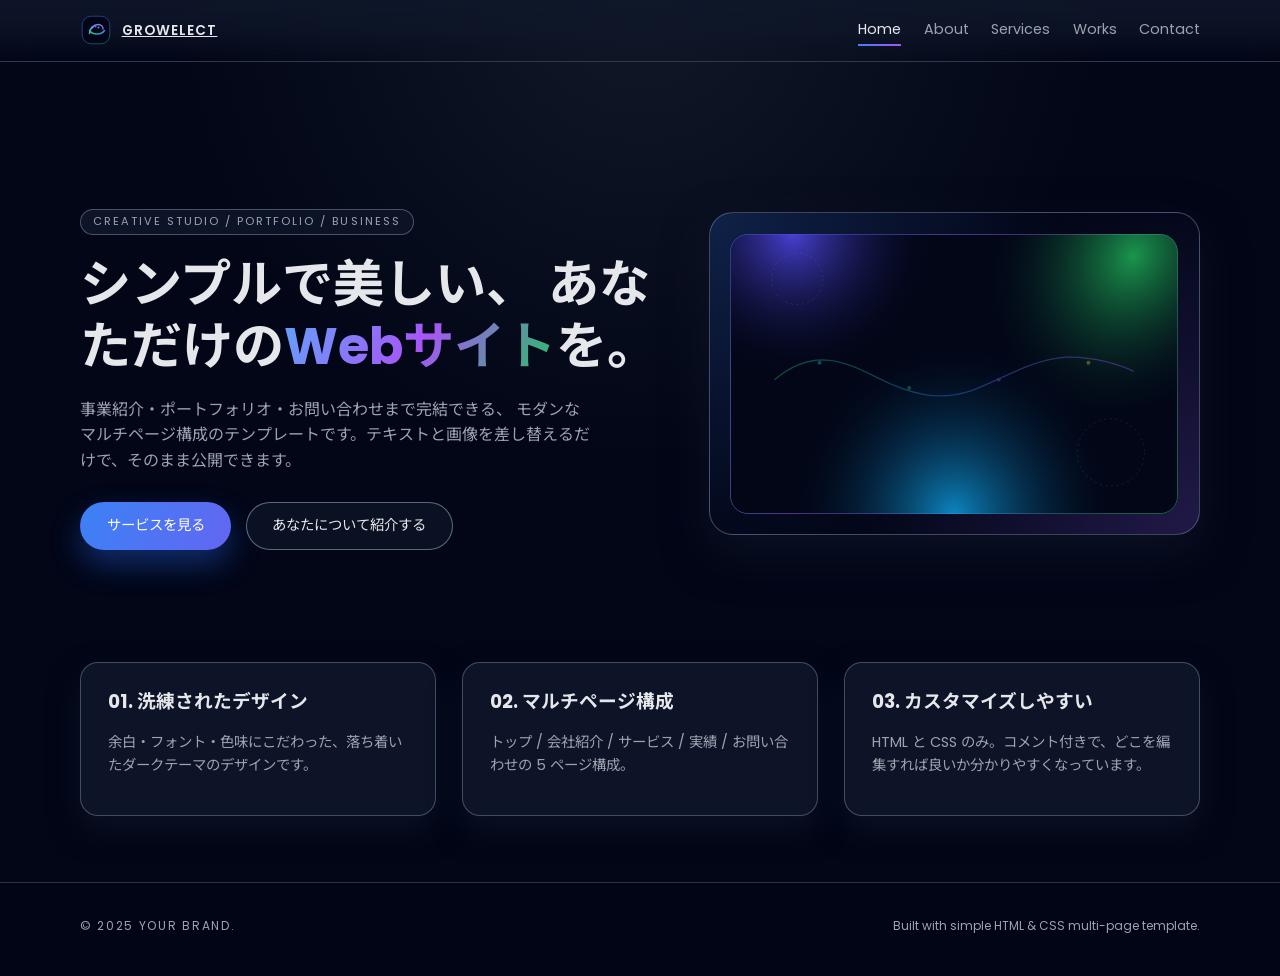
<file: index.html>
<!DOCTYPE html>
<html lang="ja">
<head>
  <meta charset="UTF-8" />
  <meta name="viewport" content="width=device-width, initial-scale=1.0" />
  <title>growelect | Home</title>
  <link rel="stylesheet" href="styles.css" />
</head>
<body>
  <header class="header">
    <div class="header-inner container">
      <a href="index.html" class="logo">
        <img src="images/logo.svg" alt="Logo">
        <span class="logo-text">growelect</span>
      </a>
      <nav class="nav">
        <a href="index.html" class="active">Home</a>
        <a href="about.html" class="">About</a>
        <a href="services.html" class="">Services</a>
        <a href="works.html" class="">Works</a>
        <a href="contact.html" class="">Contact</a>
        
      </nav>
    </div>
  </header>

  <main class="main">
    <section class="container hero">
  <div>
    <p class="hero-tag">Creative Studio / Portfolio / Business</p>
    <h1>
      シンプルで美しい、
      あなただけの<span>Webサイト</span>を。
    </h1>
    <p class="hero-sub">
      事業紹介・ポートフォリオ・お問い合わせまで完結できる、
      モダンなマルチページ構成のテンプレートです。テキストと画像を差し替えるだけで、そのまま公開できます。
    </p>
    <div class="hero-actions">
      <a href="services.html" class="btn btn-primary">サービスを見る</a>
      <a href="about.html" class="btn btn-ghost">あなたについて紹介する</a>
    </div>
  </div>
  <div class="hero-visual">
    <img src="images/hero.svg" alt="Design preview" />
  </div>
</section>

<section class="section">
  <div class="container grid-3">
    <div class="card">
      <h3>01. 洗練されたデザイン</h3>
      <p>余白・フォント・色味にこだわった、落ち着いたダークテーマのデザインです。</p>
    </div>
    <div class="card">
      <h3>02. マルチページ構成</h3>
      <p>トップ / 会社紹介 / サービス / 実績 / お問い合わせの 5 ページ構成。</p>
    </div>
    <div class="card">
      <h3>03. カスタマイズしやすい</h3>
      <p>HTML と CSS のみ。コメント付きで、どこを編集すれば良いか分かりやすくなっています。</p>
    </div>
  </div>
</section>

  </main>

  <footer class="footer">
    <div class="footer-inner container">
      <p class="footer-brand">© 2025 Your Brand.</p>
      <p>Built with simple HTML &amp; CSS multi-page template.</p>
    </div>
  </footer>
</body>
</html>
</file>
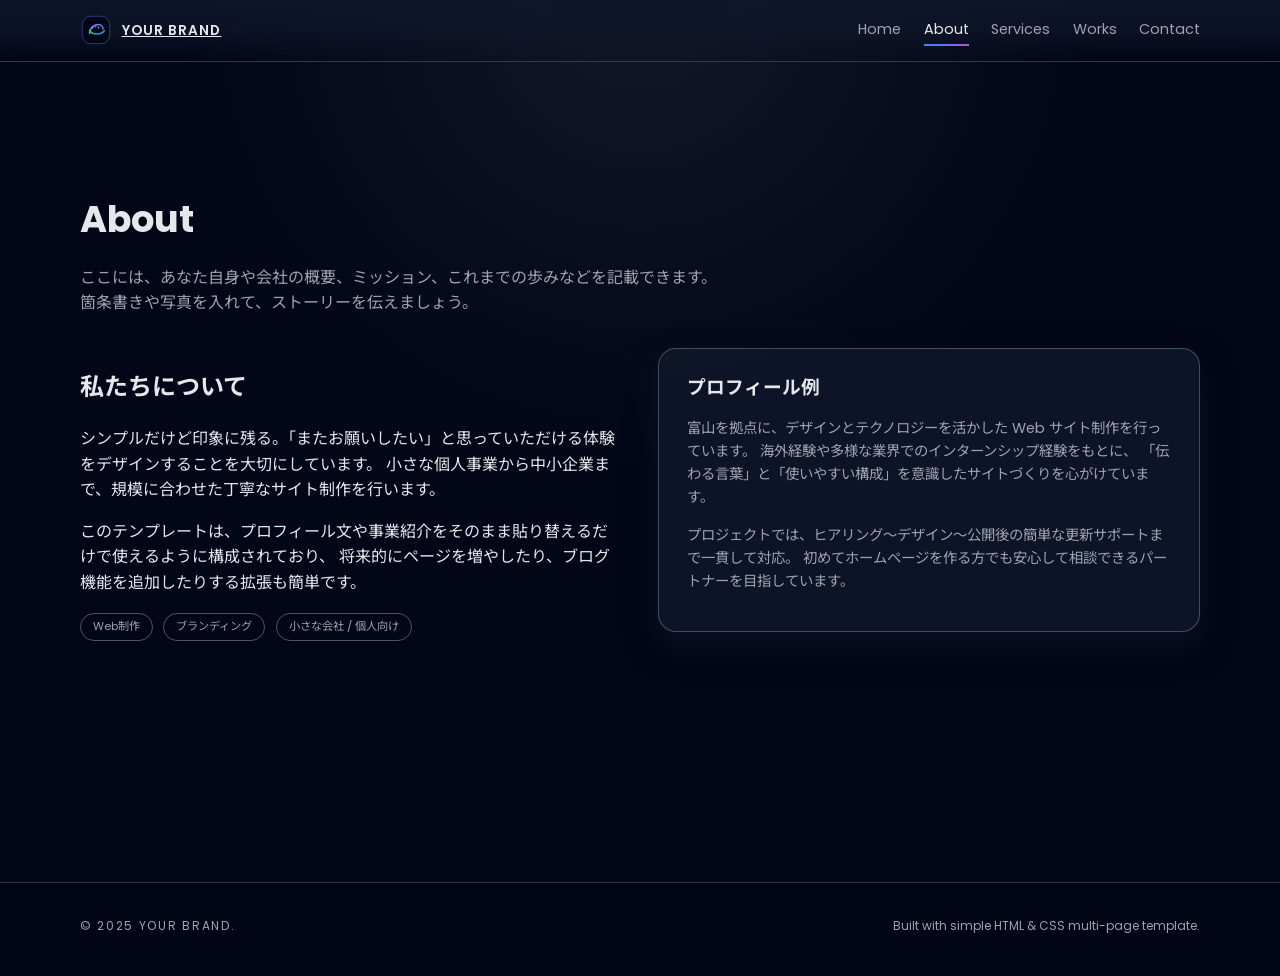
<file: about.html>
<!DOCTYPE html>
<html lang="ja">
<head>
  <meta charset="UTF-8" />
  <meta name="viewport" content="width=device-width, initial-scale=1.0" />
  <title>Your Brand | About</title>
  <link rel="stylesheet" href="styles.css" />
</head>
<body>
  <header class="header">
    <div class="header-inner container">
      <a href="index.html" class="logo">
        <img src="images/logo.svg" alt="Logo">
        <span class="logo-text">Your Brand</span>
      </a>
      <nav class="nav">
        <a href="index.html" class="">Home</a>
        <a href="about.html" class="active">About</a>
        <a href="services.html" class="">Services</a>
        <a href="works.html" class="">Works</a>
        <a href="contact.html" class="">Contact</a>
        
      </nav>
    </div>
  </header>

  <main class="main">
    <section class="section">
  <div class="container">
    <div class="section-header">
      <h1 class="section-title">About</h1>
      <p class="section-sub">
        ここには、あなた自身や会社の概要、ミッション、これまでの歩みなどを記載できます。
        箇条書きや写真を入れて、ストーリーを伝えましょう。
      </p>
    </div>

    <div class="grid-2">
      <div>
        <h2>私たちについて</h2>
        <p>
          シンプルだけど印象に残る。「またお願いしたい」と思っていただける体験をデザインすることを大切にしています。
          小さな個人事業から中小企業まで、規模に合わせた丁寧なサイト制作を行います。
        </p>
        <p>
          このテンプレートは、プロフィール文や事業紹介をそのまま貼り替えるだけで使えるように構成されており、
          将来的にページを増やしたり、ブログ機能を追加したりする拡張も簡単です。
        </p>
        <div>
          <span class="badge">Web制作</span>
          <span class="badge">ブランディング</span>
          <span class="badge">小さな会社 / 個人向け</span>
        </div>
      </div>

      <div class="card">
        <h3>プロフィール例</h3>
        <p>
          富山を拠点に、デザインとテクノロジーを活かした Web サイト制作を行っています。
          海外経験や多様な業界でのインターンシップ経験をもとに、
          「伝わる言葉」と「使いやすい構成」を意識したサイトづくりを心がけています。
        </p>
        <p>
          プロジェクトでは、ヒアリング〜デザイン〜公開後の簡単な更新サポートまで一貫して対応。
          初めてホームページを作る方でも安心して相談できるパートナーを目指しています。
        </p>
      </div>
    </div>
  </div>
</section>

  </main>

  <footer class="footer">
    <div class="footer-inner container">
      <p class="footer-brand">© 2025 Your Brand.</p>
      <p>Built with simple HTML &amp; CSS multi-page template.</p>
    </div>
  </footer>
</body>
</html>
</file>
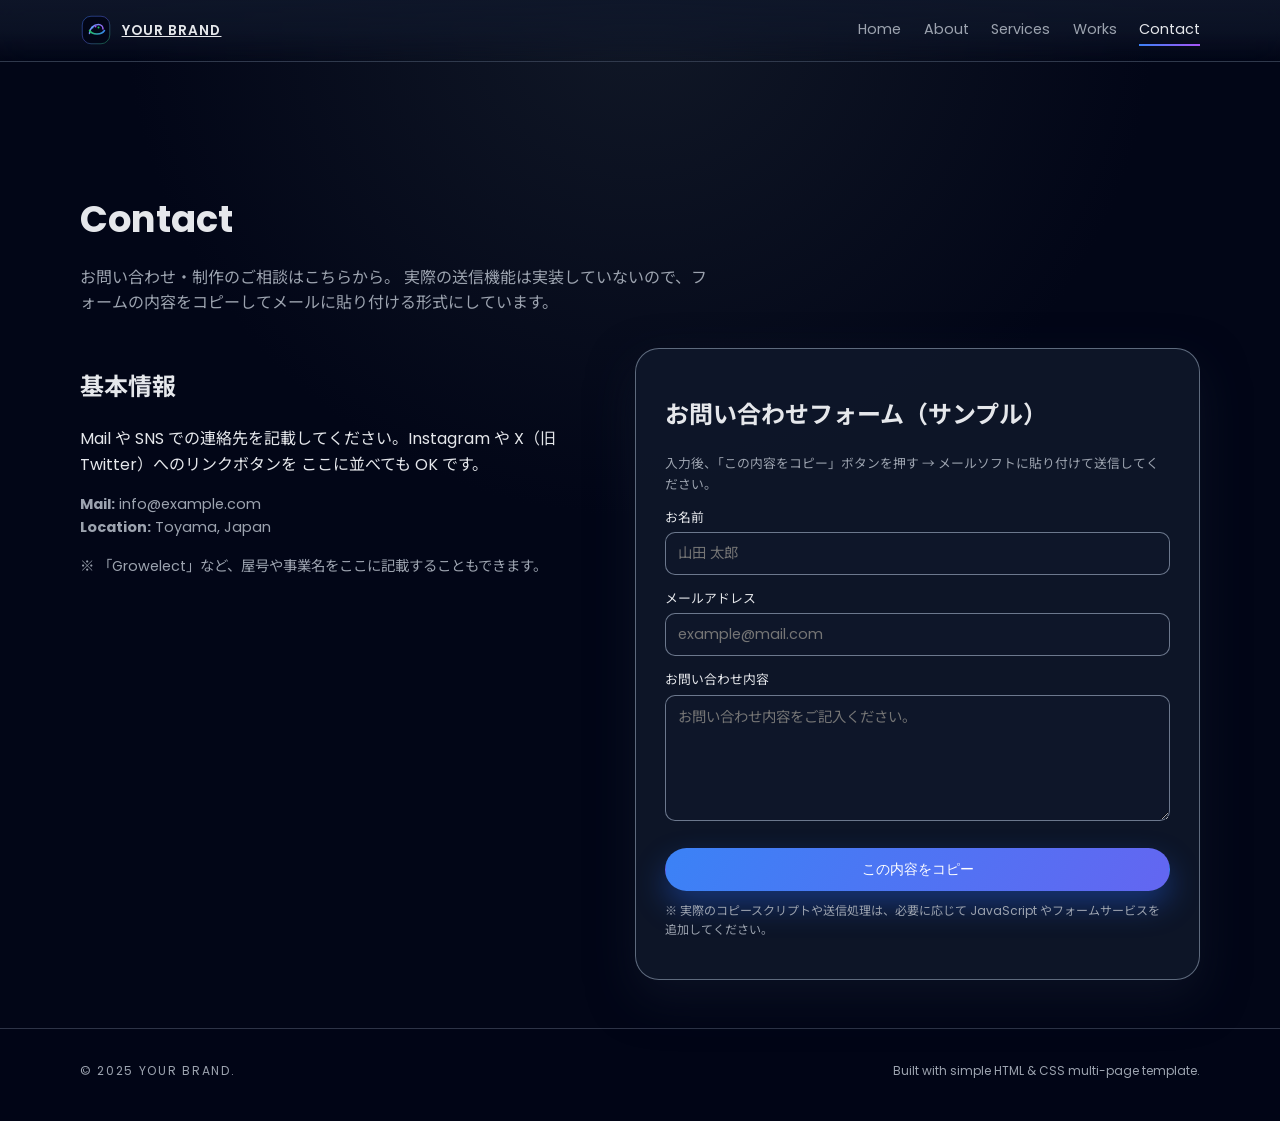
<file: contact.html>
<!DOCTYPE html>
<html lang="ja">
<head>
  <meta charset="UTF-8" />
  <meta name="viewport" content="width=device-width, initial-scale=1.0" />
  <title>Your Brand | Contact</title>
  <link rel="stylesheet" href="styles.css" />
</head>
<body>
  <header class="header">
    <div class="header-inner container">
      <a href="index.html" class="logo">
        <img src="images/logo.svg" alt="Logo">
        <span class="logo-text">Your Brand</span>
      </a>
      <nav class="nav">
        <a href="index.html" class="">Home</a>
        <a href="about.html" class="">About</a>
        <a href="services.html" class="">Services</a>
        <a href="works.html" class="">Works</a>
        <a href="contact.html" class="active">Contact</a>
        
      </nav>
    </div>
  </header>

  <main class="main">
    <section class="section">
  <div class="container">
    <div class="section-header">
      <h1 class="section-title">Contact</h1>
      <p class="section-sub">
        お問い合わせ・制作のご相談はこちらから。
        実際の送信機能は実装していないので、フォームの内容をコピーしてメールに貼り付ける形式にしています。
      </p>
    </div>

    <div class="contact-wrapper">
      <div>
        <h2>基本情報</h2>
        <p>
          Mail や SNS での連絡先を記載してください。Instagram や X（旧 Twitter）へのリンクボタンを
          ここに並べても OK です。
        </p>
        <ul style="list-style:none; padding-left:0; color:var(--muted); font-size:0.9rem;">
          <li><strong>Mail:</strong> info@example.com</li>
          <li><strong>Location:</strong> Toyama, Japan</li>
        </ul>
        <p style="margin-top:1rem; font-size:0.9rem; color:var(--muted);">
          ※ 「Growelect」など、屋号や事業名をここに記載することもできます。
        </p>
      </div>

      <div class="contact-panel contact-form">
        <h2>お問い合わせフォーム（サンプル）</h2>
        <p style="font-size:0.8rem; color:var(--muted);">
          入力後、「この内容をコピー」ボタンを押す → メールソフトに貼り付けて送信してください。
        </p>
        <label>
          お名前
          <input type="text" placeholder="山田 太郎" />
        </label>
        <label>
          メールアドレス
          <input type="email" placeholder="example@mail.com" />
        </label>
        <label>
          お問い合わせ内容
          <textarea rows="5" placeholder="お問い合わせ内容をご記入ください。"></textarea>
        </label>
        <button type="button" class="btn btn-primary" style="width:100%; margin-top:0.4rem;">
          この内容をコピー
        </button>
        <p style="margin-top:0.6rem; font-size:0.75rem; color:var(--muted);">
          ※ 実際のコピースクリプトや送信処理は、必要に応じて JavaScript やフォームサービスを追加してください。
        </p>
      </div>
    </div>
  </div>
</section>

  </main>

  <footer class="footer">
    <div class="footer-inner container">
      <p class="footer-brand">© 2025 Your Brand.</p>
      <p>Built with simple HTML &amp; CSS multi-page template.</p>
    </div>
  </footer>
</body>
</html>
</file>
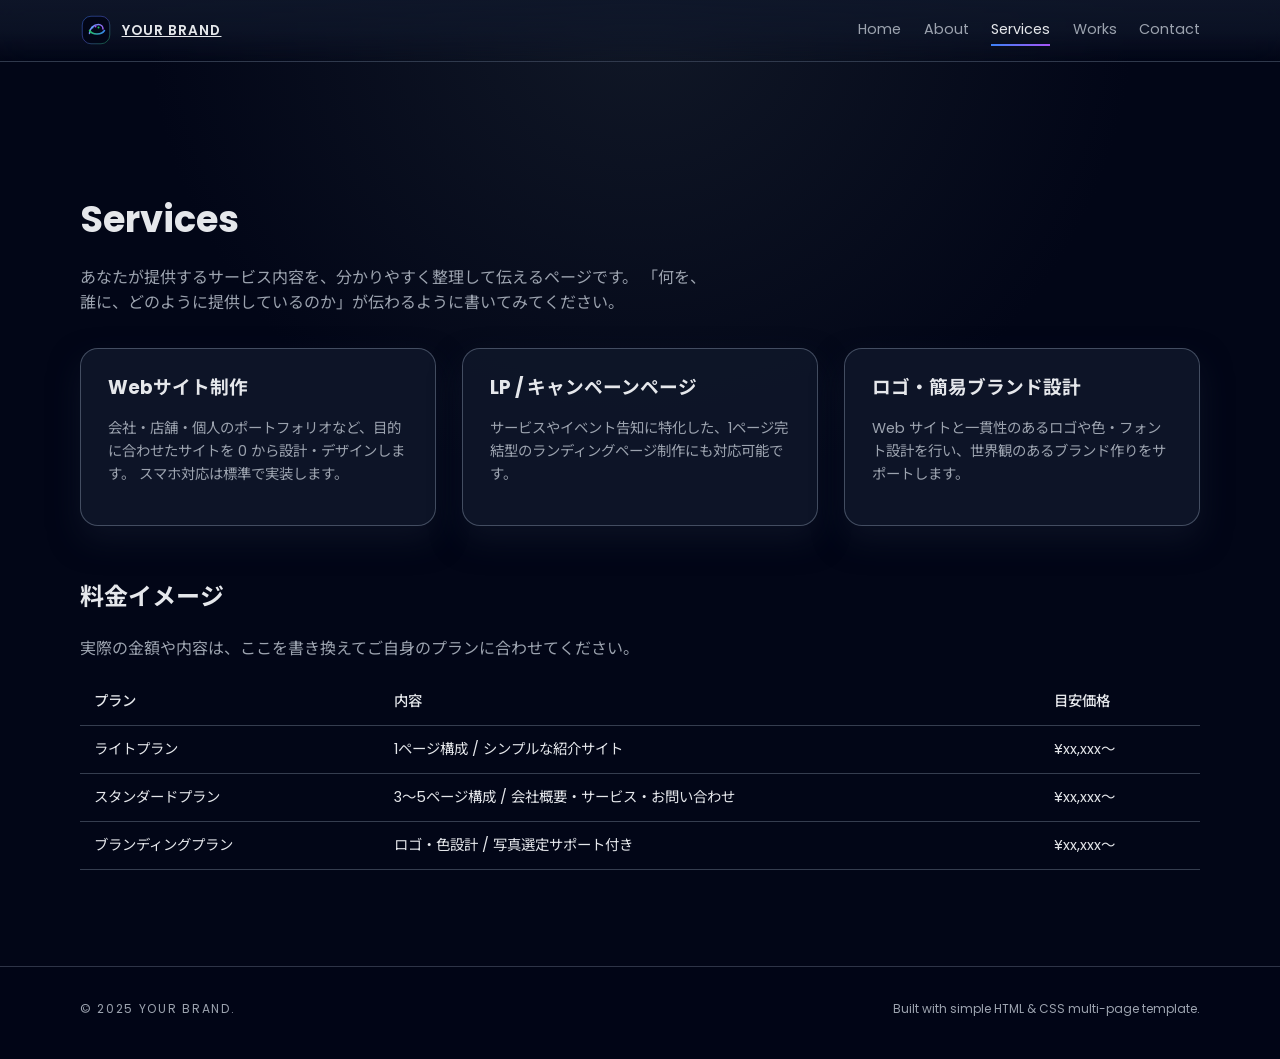
<file: services.html>
<!DOCTYPE html>
<html lang="ja">
<head>
  <meta charset="UTF-8" />
  <meta name="viewport" content="width=device-width, initial-scale=1.0" />
  <title>Your Brand | Services</title>
  <link rel="stylesheet" href="styles.css" />
</head>
<body>
  <header class="header">
    <div class="header-inner container">
      <a href="index.html" class="logo">
        <img src="images/logo.svg" alt="Logo">
        <span class="logo-text">Your Brand</span>
      </a>
      <nav class="nav">
        <a href="index.html" class="">Home</a>
        <a href="about.html" class="">About</a>
        <a href="services.html" class="active">Services</a>
        <a href="works.html" class="">Works</a>
        <a href="contact.html" class="">Contact</a>
        
      </nav>
    </div>
  </header>

  <main class="main">
    <section class="section">
  <div class="container">
    <div class="section-header">
      <h1 class="section-title">Services</h1>
      <p class="section-sub">
        あなたが提供するサービス内容を、分かりやすく整理して伝えるページです。
        「何を、誰に、どのように提供しているのか」が伝わるように書いてみてください。
      </p>
    </div>

    <div class="grid-3">
      <div class="card">
        <h3>Webサイト制作</h3>
        <p>
          会社・店舗・個人のポートフォリオなど、目的に合わせたサイトを 0 から設計・デザインします。
          スマホ対応は標準で実装します。
        </p>
      </div>
      <div class="card">
        <h3>LP / キャンペーンページ</h3>
        <p>
          サービスやイベント告知に特化した、1ページ完結型のランディングページ制作にも対応可能です。
        </p>
      </div>
      <div class="card">
        <h3>ロゴ・簡易ブランド設計</h3>
        <p>
          Web サイトと一貫性のあるロゴや色・フォント設計を行い、世界観のあるブランド作りをサポートします。
        </p>
      </div>
    </div>

    <div class="section" style="padding-top:2rem;">
      <h2>料金イメージ</h2>
      <p class="section-sub">
        実際の金額や内容は、ここを書き換えてご自身のプランに合わせてください。
      </p>
      <div class="table-wrap">
        <table class="table">
          <thead>
            <tr>
              <th>プラン</th>
              <th>内容</th>
              <th>目安価格</th>
            </tr>
          </thead>
          <tbody>
            <tr>
              <td>ライトプラン</td>
              <td>1ページ構成 / シンプルな紹介サイト</td>
              <td>¥xx,xxx〜</td>
            </tr>
            <tr>
              <td>スタンダードプラン</td>
              <td>3〜5ページ構成 / 会社概要・サービス・お問い合わせ</td>
              <td>¥xx,xxx〜</td>
            </tr>
            <tr>
              <td>ブランディングプラン</td>
              <td>ロゴ・色設計 / 写真選定サポート付き</td>
              <td>¥xx,xxx〜</td>
            </tr>
          </tbody>
        </table>
      </div>
    </div>
  </div>
</section>

  </main>

  <footer class="footer">
    <div class="footer-inner container">
      <p class="footer-brand">© 2025 Your Brand.</p>
      <p>Built with simple HTML &amp; CSS multi-page template.</p>
    </div>
  </footer>
</body>
</html>
</file>
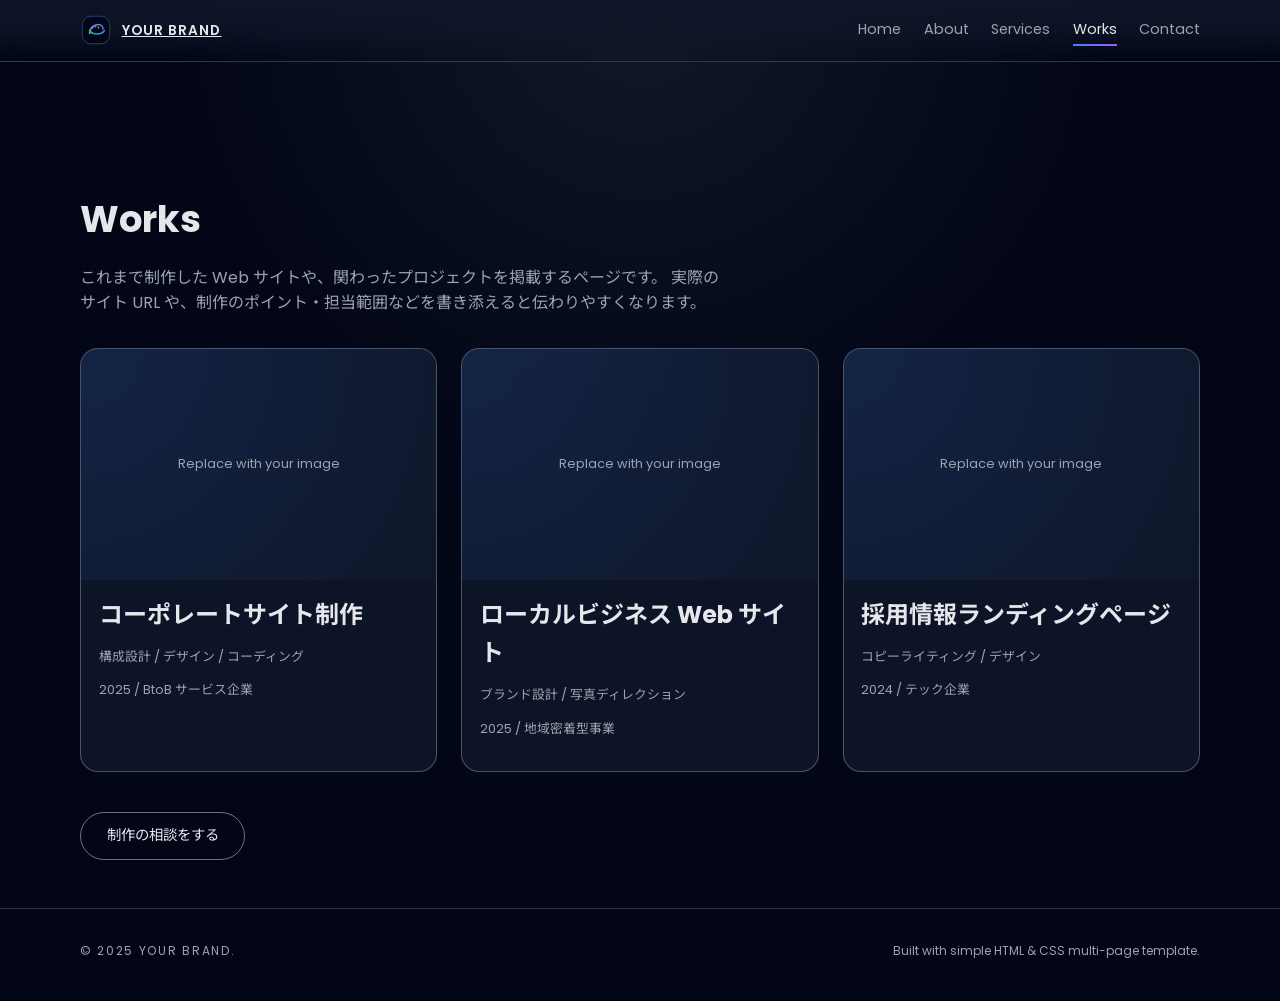
<file: works.html>
<!DOCTYPE html>
<html lang="ja">
<head>
  <meta charset="UTF-8" />
  <meta name="viewport" content="width=device-width, initial-scale=1.0" />
  <title>Your Brand | Works</title>
  <link rel="stylesheet" href="styles.css" />
</head>
<body>
  <header class="header">
    <div class="header-inner container">
      <a href="index.html" class="logo">
        <img src="images/logo.svg" alt="Logo">
        <span class="logo-text">Your Brand</span>
      </a>
      <nav class="nav">
        <a href="index.html" class="">Home</a>
        <a href="about.html" class="">About</a>
        <a href="services.html" class="">Services</a>
        <a href="works.html" class="active">Works</a>
        <a href="contact.html" class="">Contact</a>
        
      </nav>
    </div>
  </header>

  <main class="main">
    <section class="section">
  <div class="container">
    <div class="section-header">
      <h1 class="section-title">Works</h1>
      <p class="section-sub">
        これまで制作した Web サイトや、関わったプロジェクトを掲載するページです。
        実際のサイト URL や、制作のポイント・担当範囲などを書き添えると伝わりやすくなります。
      </p>
    </div>

    <div class="works-grid">
      <article class="work-card">
        <div class="work-thumb"></div>
        <div class="work-body">
          <h2 class="work-title">コーポレートサイト制作</h2>
          <p class="work-meta">構成設計 / デザイン / コーディング</p>
          <p class="work-meta">2025 / BtoB サービス企業</p>
        </div>
      </article>

      <article class="work-card">
        <div class="work-thumb"></div>
        <div class="work-body">
          <h2 class="work-title">ローカルビジネス Web サイト</h2>
          <p class="work-meta">ブランド設計 / 写真ディレクション</p>
          <p class="work-meta">2025 / 地域密着型事業</p>
        </div>
      </article>

      <article class="work-card">
        <div class="work-thumb"></div>
        <div class="work-body">
          <h2 class="work-title">採用情報ランディングページ</h2>
          <p class="work-meta">コピーライティング / デザイン</p>
          <p class="work-meta">2024 / テック企業</p>
        </div>
      </article>
    </div>

    <div style="margin-top:2.5rem;">
      <a href="contact.html" class="btn btn-outline">制作の相談をする</a>
    </div>
  </div>
</section>

  </main>

  <footer class="footer">
    <div class="footer-inner container">
      <p class="footer-brand">© 2025 Your Brand.</p>
      <p>Built with simple HTML &amp; CSS multi-page template.</p>
    </div>
  </footer>
</body>
</html>
</file>
<file: styles.css>
/* Google Fonts */
@import url('https://fonts.googleapis.com/css2?family=Poppins:wght@300;400;500;600;700&family=Noto+Sans+JP:wght@300;400;500;700&display=swap');

:root {
  --bg: #050814;
  --bg-alt: #0b0f1f;
  --card: #111828;
  --accent: #3b82f6;
  --accent-soft: rgba(59, 130, 246, 0.15);
  --text: #e5e7eb;
  --muted: #9ca3af;
  --border: rgba(148, 163, 184, 0.3);
  --radius-xl: 24px;
  --radius-lg: 18px;
  --radius-md: 12px;
  --shadow-soft: 0 18px 45px rgba(15, 23, 42, 0.65);
}

*,
*::before,
*::after {
  box-sizing: border-box;
}

html,
body {
  margin: 0;
  padding: 0;
  scroll-behavior: smooth;
}

body {
  font-family: "Poppins", "Noto Sans JP", system-ui, -apple-system, BlinkMacSystemFont, sans-serif;
  background: radial-gradient(circle at top, #111827 0, #020617 40%, #020617 100%);
  color: var(--text);
  line-height: 1.6;
}

a {
  color: inherit;
}

/* Layout */
.container {
  width: min(1120px, 100% - 3rem);
  margin: 0 auto;
}

.main {
  padding-top: 4.5rem;
  min-height: calc(100vh - 80px);
}

.section {
  padding: 3.5rem 0 3rem;
}

.section-header {
  margin-bottom: 2rem;
}

.section-title {
  font-size: clamp(1.9rem, 3vw, 2.3rem);
  margin: 0 0 0.5rem;
}

.section-sub {
  color: var(--muted);
  max-width: 640px;
}

/* Header */
.header {
  position: sticky;
  top: 0;
  z-index: 20;
  backdrop-filter: blur(18px);
  background: linear-gradient(to bottom, rgba(15,23,42,0.9), rgba(15,23,42,0.7), transparent);
  border-bottom: 1px solid rgba(148,163,184,0.25);
}

.header-inner {
  display: flex;
  align-items: center;
  justify-content: space-between;
  padding: 0.9rem 0;
}

.logo {
  display: flex;
  align-items: center;
  gap: 0.6rem;
}

.logo img {
  width: 32px;
  height: 32px;
}

.logo-text {
  font-weight: 600;
  letter-spacing: 0.08em;
  text-transform: uppercase;
  font-size: 0.85rem;
}

.nav {
  display: flex;
  align-items: center;
  gap: 1.4rem;
  font-size: 0.9rem;
}

.nav a {
  text-decoration: none;
  color: var(--muted);
  position: relative;
  padding-bottom: 0.1rem;
}

.nav a::after {
  content: "";
  position: absolute;
  left: 0;
  bottom: -0.2rem;
  width: 0;
  height: 2px;
  background: linear-gradient(120deg, #3b82f6, #a855f7);
  transition: width 0.2s ease;
}

.nav a:hover::after {
  width: 100%;
}

.nav a.active {
  color: var(--text);
}

.nav a.active::after {
  width: 100%;
}

/* Hero (top page only) */
.hero {
  padding: 4rem 0 3.5rem;
  display: grid;
  grid-template-columns: minmax(0, 1.3fr) minmax(0, 1.1fr);
  gap: 3rem;
  align-items: center;
}

.hero-tag {
  display: inline-flex;
  align-items: center;
  gap: 0.4rem;
  padding: 0.2rem 0.75rem;
  border-radius: 999px;
  border: 1px solid rgba(148,163,184,0.45);
  background: radial-gradient(circle at top left, rgba(15,23,42,0.9), rgba(15,23,42,0.7));
  font-size: 0.7rem;
  letter-spacing: 0.18em;
  text-transform: uppercase;
  color: var(--muted);
  margin-bottom: 1.2rem;
}

.hero h1 {
  font-size: clamp(2.5rem, 4vw, 3.2rem);
  line-height: 1.2;
  margin: 0 0 1.2rem;
}

.hero h1 span {
  background: linear-gradient(120deg, #60a5fa, #a855f7, #22c55e);
  -webkit-background-clip: text;
  color: transparent;
  font-weight: 700;
}

.hero-sub {
  color: var(--muted);
  max-width: 32rem;
  margin-bottom: 1.8rem;
}

.hero-actions {
  display: flex;
  flex-wrap: wrap;
  gap: 0.9rem;
}

.hero-visual {
  border-radius: 24px;
  border: 1px solid rgba(148,163,184,0.4);
  background: radial-gradient(circle at top left, rgba(59,130,246,0.22), transparent 60%),
              radial-gradient(circle at bottom right, rgba(139,92,246,0.22), transparent 60%),
              #020617;
  padding: 1.3rem;
  box-shadow: var(--shadow-soft);
}

.hero-visual img {
  display: block;
  width: 100%;
  border-radius: 18px;
}

/* Buttons */
.btn {
  display: inline-flex;
  align-items: center;
  justify-content: center;
  gap: 0.35rem;
  padding: 0.7rem 1.6rem;
  border-radius: 999px;
  border: 1px solid transparent;
  font-size: 0.9rem;
  text-decoration: none;
  cursor: pointer;
  transition: all 0.2s ease;
  white-space: nowrap;
}

.btn-primary {
  background: linear-gradient(120deg, #3b82f6, #6366f1);
  color: white;
  box-shadow: 0 14px 30px rgba(37, 99, 235, 0.4);
}

.btn-primary:hover {
  transform: translateY(-1px);
  box-shadow: 0 20px 45px rgba(37, 99, 235, 0.52);
}

.btn-ghost {
  border-color: rgba(148,163,184,0.6);
  background: rgba(15,23,42,0.7);
  color: var(--text);
}

.btn-ghost:hover {
  background: rgba(15,23,42,0.9);
}

.btn-outline {
  border-color: rgba(148,163,184,0.7);
  background: transparent;
}

/* Cards / grids */
.grid-2 {
  display: grid;
  grid-template-columns: minmax(0, 1.1fr) minmax(0, 1.1fr);
  gap: 2.3rem;
  align-items: start;
}

.grid-3 {
  display: grid;
  grid-template-columns: repeat(3, minmax(0, 1fr));
  gap: 1.6rem;
}

.card {
  background: rgba(15,23,42,0.9);
  border-radius: var(--radius-lg);
  padding: 1.5rem 1.7rem;
  border: 1px solid rgba(148,163,184,0.4);
  box-shadow: 0 14px 30px rgba(15, 23, 42, 0.65);
}

.card h3 {
  margin-top: 0;
  margin-bottom: 0.6rem;
}

.card p {
  color: var(--muted);
  font-size: 0.9rem;
}

.badge {
  display: inline-flex;
  align-items: center;
  padding: 0.25rem 0.75rem;
  border-radius: 999px;
  border: 1px solid rgba(148,163,184,0.5);
  font-size: 0.7rem;
  color: var(--muted);
  margin-right: 0.4rem;
  margin-bottom: 0.4rem;
}

/* Table */
.table-wrap {
  overflow-x: auto;
}

.table {
  width: 100%;
  border-collapse: collapse;
  font-size: 0.9rem;
}

.table th,
.table td {
  padding: 0.75rem 0.9rem;
  border-bottom: 1px solid rgba(148,163,184,0.35);
}

.table th {
  text-align: left;
  font-weight: 500;
}

.table tbody tr:hover {
  background: rgba(15,23,42,0.7);
}

/* Works */
.works-grid {
  display: grid;
  grid-template-columns: repeat(3, minmax(0, 1fr));
  gap: 1.5rem;
}

.work-card {
  border-radius: var(--radius-lg);
  overflow: hidden;
  background: rgba(15,23,42,0.9);
  border: 1px solid rgba(148,163,184,0.45);
}

.work-thumb {
  width: 100%;
  padding-top: 65%;
  position: relative;
  background: radial-gradient(circle at top left, var(--accent-soft), rgba(15,23,42,0.95));
}

.work-thumb::before {
  content: "Replace with your image";
  position: absolute;
  inset: 0;
  display: grid;
  place-items: center;
  font-size: 0.8rem;
  color: var(--muted);
}

.work-body {
  padding: 1rem 1.1rem 1.2rem;
}

.work-title {
  margin: 0 0 0.3rem;
}

.work-meta {
  font-size: 0.8rem;
  color: var(--muted);
}

/* Contact */
.contact-wrapper {
  display: grid;
  grid-template-columns: minmax(0, 1.05fr) minmax(0, 1.15fr);
  gap: 2.5rem;
}

.contact-panel {
  padding: 1.7rem 1.8rem;
  border-radius: var(--radius-xl);
  border: 1px solid rgba(148,163,184,0.6);
  background: rgba(15,23,42,0.92);
  box-shadow: var(--shadow-soft);
}

.contact-form label {
  display: block;
  font-size: 0.8rem;
  margin-bottom: 0.9rem;
}

.contact-form input,
.contact-form textarea {
  width: 100%;
  margin-top: 0.25rem;
  padding: 0.6rem 0.75rem;
  border-radius: 10px;
  border: 1px solid rgba(148,163,184,0.7);
  background: rgba(15,23,42,0.95);
  color: var(--text);
  font-family: inherit;
  font-size: 0.9rem;
}

.contact-form input:focus,
.contact-form textarea:focus {
  outline: none;
  border-color: var(--accent);
  box-shadow: 0 0 0 1px rgba(59,130,246,0.5);
}

/* Footer */
.footer {
  border-top: 1px solid rgba(148,163,184,0.3);
  padding: 1.3rem 0 1.8rem;
  background: rgba(2,6,23,0.95);
}

.footer-inner {
  display: flex;
  justify-content: space-between;
  align-items: center;
  font-size: 0.75rem;
  color: var(--muted);
}

.footer-brand {
  letter-spacing: 0.14em;
  text-transform: uppercase;
}

/* Responsive */
@media (max-width: 960px) {
  .hero {
    grid-template-columns: minmax(0, 1fr);
  }

  .hero-visual {
    order: -1;
  }

  .grid-2 {
    grid-template-columns: minmax(0, 1fr);
  }

  .grid-3,
  .works-grid {
    grid-template-columns: repeat(2, minmax(0, 1fr));
  }

  .contact-wrapper {
    grid-template-columns: minmax(0, 1fr);
  }
}

@media (max-width: 640px) {
  .header-inner {
    padding: 0.75rem 0;
  }

  .nav {
    display: none;
  }

  .main {
    padding-top: 3.8rem;
  }

  .hero {
    padding-top: 2.6rem;
  }

  .grid-3,
  .works-grid {
    grid-template-columns: minmax(0, 1fr);
  }

  .footer-inner {
    flex-direction: column;
    align-items: flex-start;
    gap: 0.4rem;
  }
}
</file>
